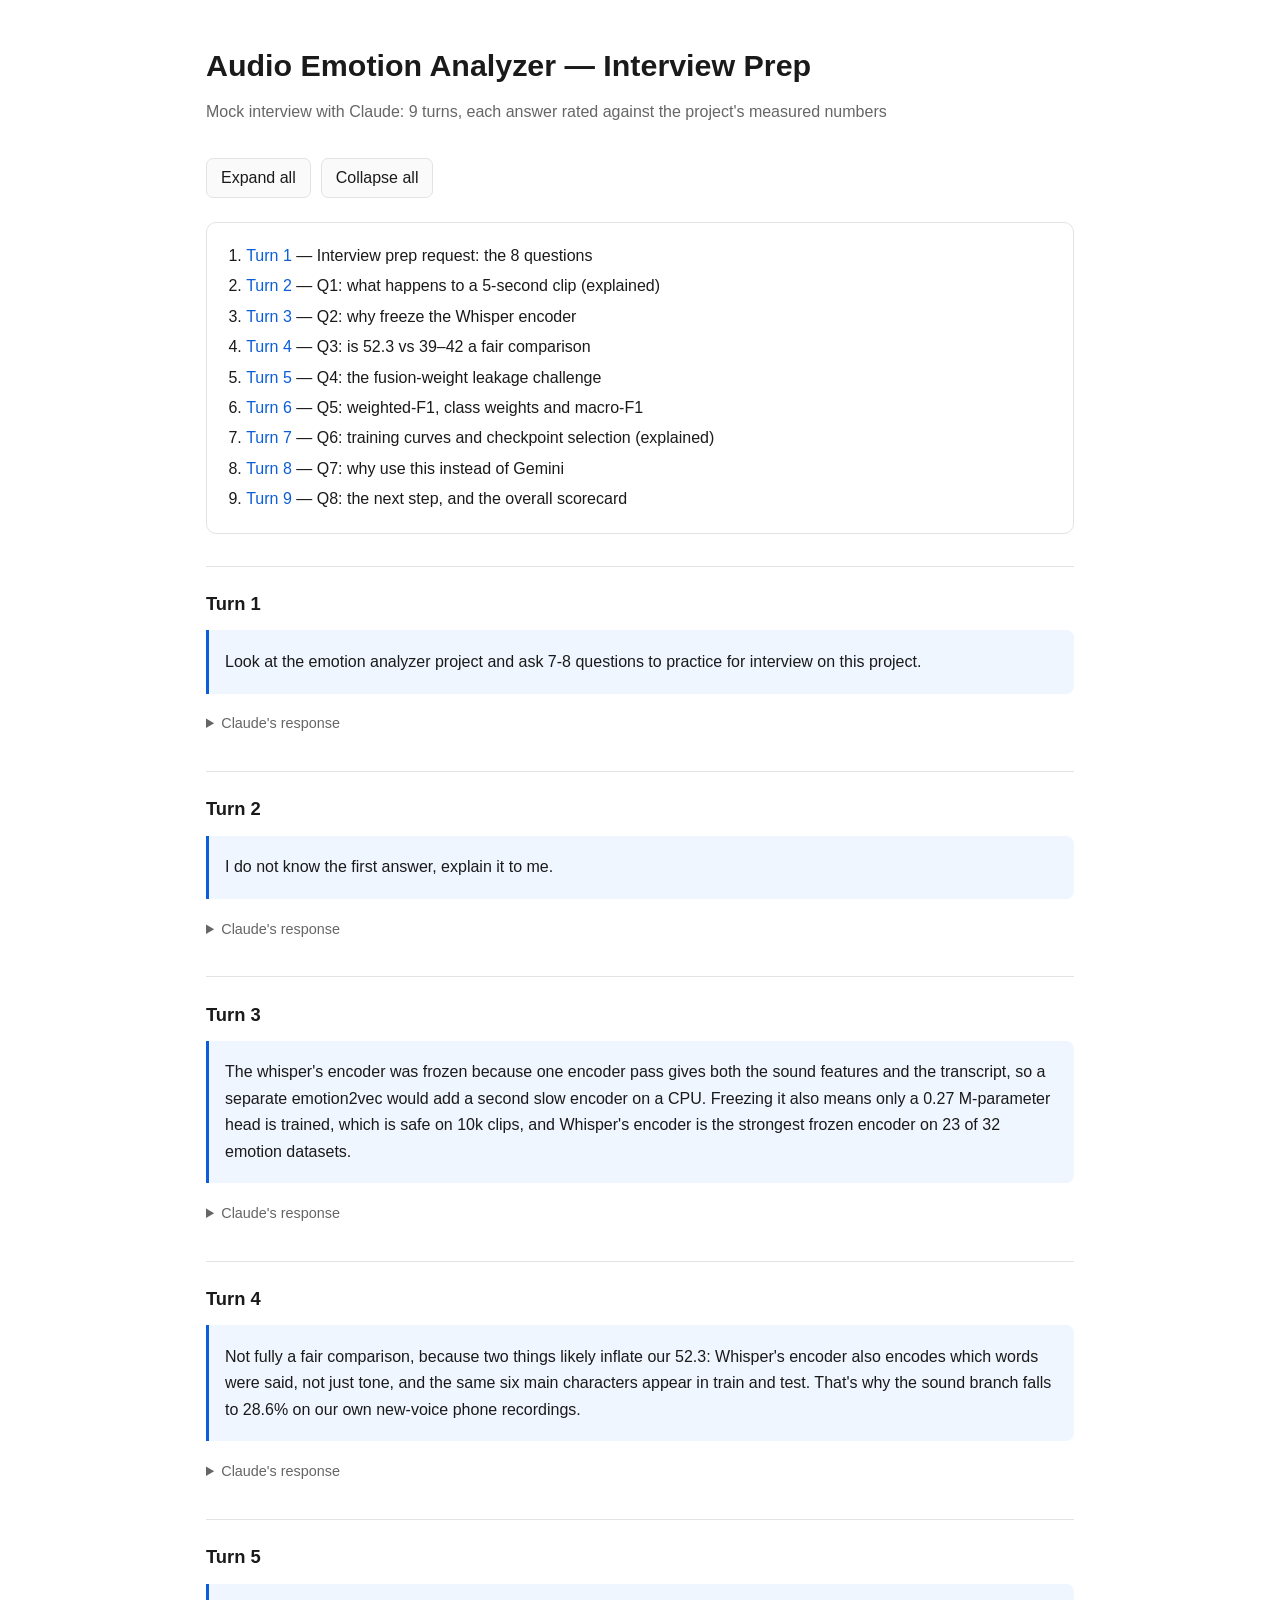
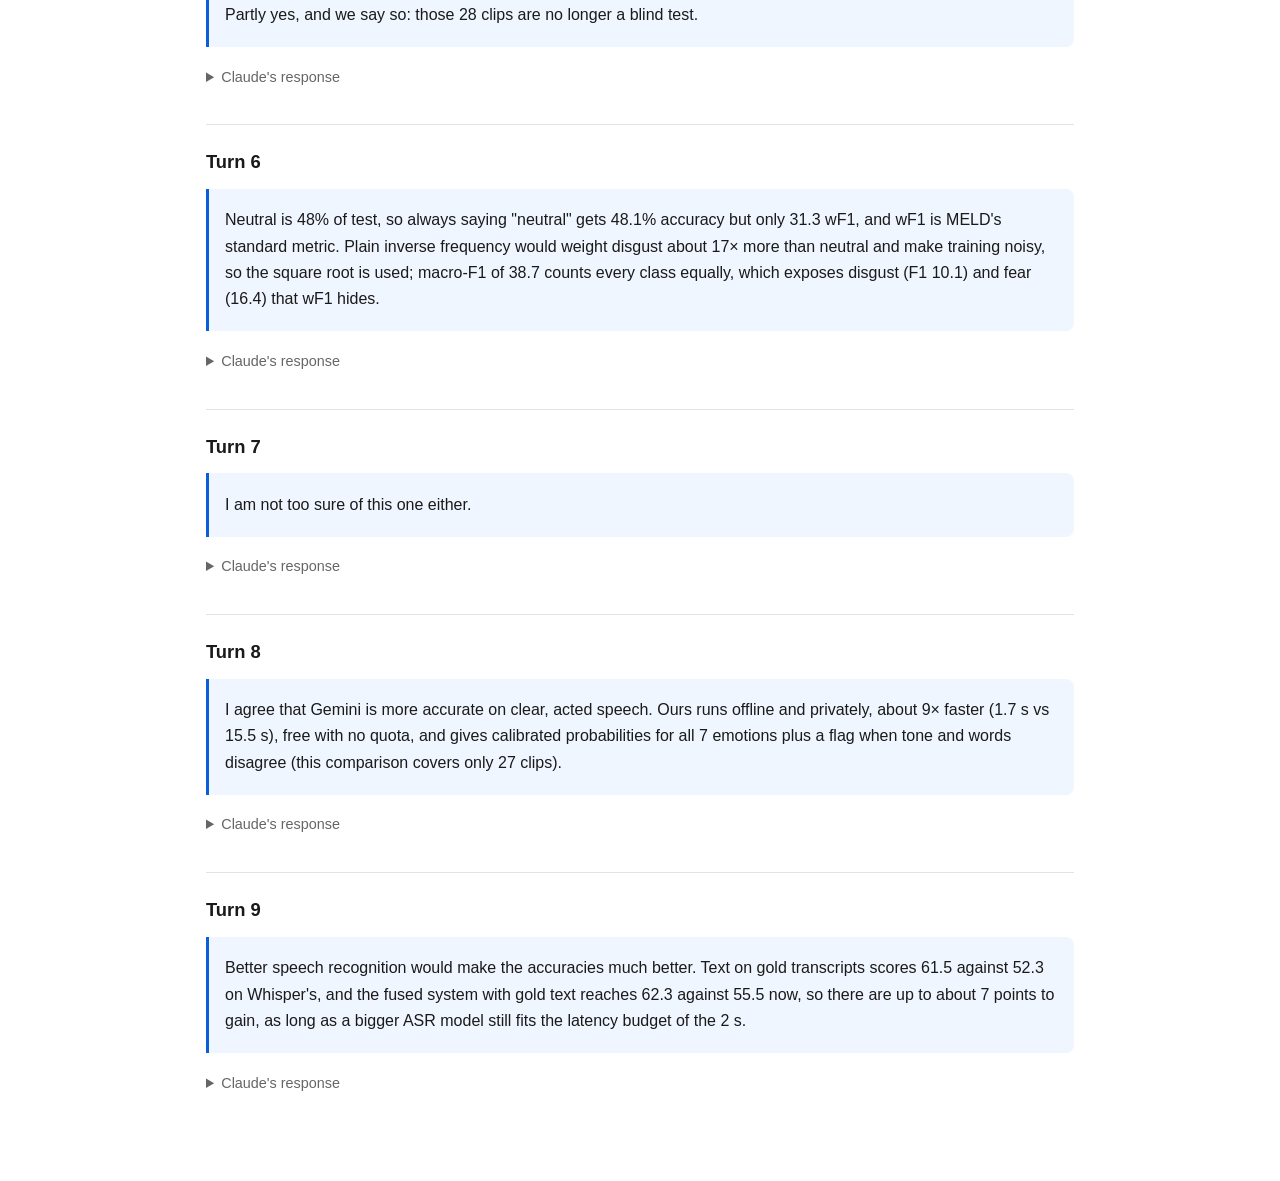
<file: transcripts/interview-transcript.html>
<!doctype html>
<html lang="en"><head><meta charset="utf-8">
<meta name="viewport" content="width=device-width,initial-scale=1">
<title>Emotion Analyzer — Interview Prep</title>
<style>
:root{--bg:#fff;--fg:#1a1a1a;--mut:#666;--line:#e3e3e3;--acc:#0b5ed7;--code:#f6f8fa}
*{box-sizing:border-box}
body{margin:0;background:var(--bg);color:var(--fg);font:16px/1.65 -apple-system,Segoe UI,Roboto,sans-serif}
.wrap{max-width:900px;margin:0 auto;padding:40px 16px 80px}
h1{font-size:1.9rem;margin:0 0 .3em}
.sub{color:var(--mut);margin:0 0 2em}
.toc{border:1px solid var(--line);border-radius:10px;padding:16px 20px;margin-bottom:2em}
.toc ol{margin:0;padding-left:1.2em}
.toc li{margin:.25em 0}
.toc a{color:var(--acc);text-decoration:none}
.toc a:hover{text-decoration:underline}
.btns{margin:0 0 1.5em;display:flex;gap:10px}
button{font:inherit;padding:6px 14px;border:1px solid var(--line);background:#fafafa;color:var(--fg);border-radius:7px;cursor:pointer}
button:hover{background:#f0f0f0}
.turn{border-top:1px solid var(--line);padding-top:1.4em;margin-top:1.8em}
h2.tn{font-size:1.15rem;margin:0 0 .6em}
.me{background:#f0f6ff;border-left:3px solid var(--acc);padding:12px 16px;border-radius:0 8px 8px 0}
.me p{margin:.4em 0}
details{margin-top:.8em}
summary{cursor:pointer;color:var(--mut);font-size:.9rem;padding:6px 0}
.resp{border-left:2px solid var(--line);padding-left:16px;margin-top:.6em}
.say p{margin:.5em 0}
.say h2{font-size:1.1rem;margin:1.2em 0 .4em}
.say h3{font-size:1rem;margin:1.1em 0 .3em}
.say hr{border:none;border-top:1px dashed var(--line);margin:1.4em 0}
.say blockquote{margin:.8em 0;padding:.2em 14px;border-left:3px solid var(--line);color:var(--fg)}
.say a{color:var(--acc)}
.tool{color:var(--mut);font-size:.85rem;font-family:ui-monospace,Consolas,monospace;margin:.35em 0}
pre{background:var(--code);border-radius:8px;padding:12px 14px;overflow-x:auto;font-size:.84rem}
code{font-family:ui-monospace,Consolas,monospace}
:not(pre)>code{background:var(--code);padding:1px 5px;border-radius:4px;font-size:.9em}
table{border-collapse:collapse;margin:.6em 0;display:block;overflow-x:auto}
td,th{border:1px solid var(--line);padding:4px 10px;text-align:left}
@media(prefers-color-scheme:dark){
:root{--bg:#16181c;--fg:#e6e6e6;--mut:#9aa0a6;--line:#2c3036;--acc:#6aa9ff;--code:#1d2026}
.me{background:#1b2430}
button{background:#22262c;color:#e6e6e6}
button:hover{background:#2a2f36}}
</style></head><body><div class="wrap">
<h1>Audio Emotion Analyzer — Interview Prep</h1>
<p class="sub">Mock interview with Claude: 9 turns, each answer rated against the project's measured numbers</p>
<div class="btns"><button onclick="document.querySelectorAll('details').forEach(function(d){d.open=true})">Expand all</button><button onclick="document.querySelectorAll('details').forEach(function(d){d.open=false})">Collapse all</button></div>
<nav class="toc"><ol><li><a href="#t1">Turn 1</a> — Interview prep request: the 8 questions</li><li><a href="#t2">Turn 2</a> — Q1: what happens to a 5-second clip (explained)</li><li><a href="#t3">Turn 3</a> — Q2: why freeze the Whisper encoder</li><li><a href="#t4">Turn 4</a> — Q3: is 52.3 vs 39–42 a fair comparison</li><li><a href="#t5">Turn 5</a> — Q4: the fusion-weight leakage challenge</li><li><a href="#t6">Turn 6</a> — Q5: weighted-F1, class weights and macro-F1</li><li><a href="#t7">Turn 7</a> — Q6: training curves and checkpoint selection (explained)</li><li><a href="#t8">Turn 8</a> — Q7: why use this instead of Gemini</li><li><a href="#t9">Turn 9</a> — Q8: the next step, and the overall scorecard</li></ol></nav>
<section class="turn" id="t1"><h2 class="tn">Turn 1</h2><div class="me"><p>Look at the emotion analyzer project and ask 7-8 questions to practice for interview on this project.</p></div><details><summary>Claude's response</summary><div class="resp"><div class="tool">▸ Bash: List project folders and read emotion memory</div><div class="tool">▸ Bash: List emotion analyzer folder and doc sizes</div><div class="tool">▸ Read: emotion-analyzer/REPORT.md</div><div class="tool">▸ Bash: List existing viva question headings</div><div class="say"><p>Here are 8 questions, ordered from warm-up to hard follow-ups:</p>
<ol>
<li>
<p><strong>Walk-through.</strong> A user uploads a 5-second clip. Take me from upload to the final answer on screen. Where do the 1.65 seconds go?</p>
</li>
<li>
<p><strong>Design choice.</strong> Why did you freeze Whisper's encoder and reuse it for the sound branch, instead of fine-tuning a dedicated speech-emotion model such as wav2vec2 or emotion2vec?</p>
</li>
<li>
<p><strong>Fair comparison?</strong> Your sound-only model scores 52.3 wF1, while the MELD paper's audio models score 39–42. Is that a fair comparison? What two things might be inflating your number?</p>
</li>
<li>
<p><strong>Leakage challenge.</strong> You changed the fusion weight from 0.75 to 0.50 after seeing results on your own recordings. Isn't that tuning on the test set? Defend the decision.</p>
</li>
<li>
<p><strong>Metrics and imbalance.</strong> Why is weighted-F1 your headline metric and not accuracy? Why use square-root inverse-frequency class weights instead of plain inverse frequency? What does macro-F1 of 38.7 tell me that wF1 of 55.7 hides?</p>
</li>
<li>
<p><strong>Training curves.</strong> The text model's best dev epoch was epoch 1, and the sound head's was epoch 4. What does that tell you? Why did you select the text model on Whisper transcripts and not on gold transcripts?</p>
</li>
<li>
<p><strong>The ChatGPT question.</strong> Gemini got 85% on your clips and your system got 56%. Why would anyone use yours?</p>
</li>
<li>
<p><strong>Next step.</strong> With two more weeks, what single change would improve the deployed system most? Which number in your results supports that choice?</p>
</li>
</ol>
<p>Answer one at a time or all together, and I'll check each answer against REPORT.md and point out anything you missed.</p></div></div></details></section><section class="turn" id="t2"><h2 class="tn">Turn 2</h2><div class="me"><p>I do not know the first answer, explain it to me.</p></div><details><summary>Claude's response</summary><div class="resp"><div class="say"><h2>What happens to a 5-second clip</h2>
<p><strong>Step 1. Decode the audio: about 121 ms, VAD included.</strong>
- Whatever format the user uploads (M4A, MP3, WebM and so on) is converted to 16 kHz mono float32 with <code>faster_whisper.decode_audio</code>.
- Silero VAD (voice activity detection) then checks for speech. A clip of 10 s or less stays as one segment. Longer clips are cut into 1–10 s pieces.</p>
<p><strong>Step 2. Make the log-mel spectrogram (counted inside the encoder time).</strong>
- The audio becomes a log-mel spectrogram at 100 frames per second. This is the image of the sound that Whisper reads.
- It is padded to Whisper's <strong>30-second window</strong>, even though the clip is only 5 s.</p>
<p><strong>Step 3. Run the Whisper encoder once: 1,225 ms, 74% of the total.</strong>
- The frozen <code>small.en</code> encoder, run in int8 on the CPU, outputs one 768-number vector per 20 ms.
- This single pass feeds <strong>both</strong> branches. That is the key design point: one encoder, two uses.
- It is slow because it processes the full 30 s of padded input. A 10 s window would be faster, but it raised WER by 5.85 points, so 30 s was kept by a pre-set rule.</p>
<p><strong>Step 4a. Sound branch: 2 ms.</strong>
- Only the valid frames are kept: 5 s ÷ 0.02 s = 250 frames, so padding is dropped.
- The small attention-pooling head (0.27 M parameters) learns which frames matter, such as a shout or a laugh, and outputs 7 probabilities: <strong>p_sound</strong>.</p>
<p><strong>Step 4b. Text branch: 273 ms decoder + 33 ms RoBERTa.</strong>
- Whisper's decoder turns the same encoder output into a transcript, using greedy decoding.
- RoBERTa-base (fp32) reads the transcript and outputs 7 probabilities: <strong>p_text</strong>.</p>
<p><strong>Step 5. Calibrate and fuse: about 0 ms.</strong>
- Each branch is temperature-scaled so its confidences are honest: T_sound = 0.814, T_text = 1.009.
- The two are combined in log space with w = 0.5, a weighted geometric mean, which gives the final 7 probabilities.
- <strong>Disagreement flag:</strong> raised if the two branches pick different labels and both are at least 40% confident.
- If the transcript is empty, the text branch becomes uniform and the sound branch decides.</p>
<p><strong>Step 6. Show the result.</strong>
- The page shows the label with all 7 probabilities, a "How it sounds" card, a "What was said" card with the transcript, and the flag if raised.
- The audio is never stored.</p>
<p><strong>Total: 1,649 ms median, 1.40 GB peak memory.</strong> This meets the 2.0 s target but misses the 1.2 s stretch goal.</p>
<h2>How to say it in 30 seconds</h2>
<blockquote>
<p>"The audio is decoded to 16 kHz and turned into a log-mel spectrogram. One pass of a frozen Whisper encoder serves two branches. A small attention head reads the encoder frames for <em>how it sounds</em>. Whisper's decoder makes a transcript that RoBERTa reads for <em>what was said</em>. Both outputs are temperature-calibrated and fused in log space, and a flag goes up if they confidently disagree. It takes 1.65 s on a laptop CPU. Three quarters of that is the Whisper encoder, because it pads every clip to 30 seconds. The trained heads take only 35 ms together."</p>
</blockquote>
<p><strong>Likely follow-up:</strong> "How would you make it faster?" Two options. Use a shorter window for short clips, but only with a better ASR model, since the 10 s window cost 5.85 WER points. Or use distil-Whisper. Speeding up the heads would not help, because they take only 35 ms.</p>
<p>Want to try answering Q2?</p></div></div></details></section><section class="turn" id="t3"><h2 class="tn">Turn 3</h2><div class="me"><p>The whisper&#x27;s encoder was frozen because one encoder pass gives both the sound features and the transcript, so a separate emotion2vec would add a second slow encoder on a CPU. Freezing it also means only a 0.27 M-parameter head is trained, which is safe on 10k clips, and Whisper&#x27;s encoder is the strongest frozen encoder on 23 of 32 emotion datasets.</p></div><details><summary>Claude's response</summary><div class="resp"><div class="tool">▸ Grep: emotion2vec|wav2vec</div><div class="tool">▸ Read: emotion-analyzer/VIVA_QUESTIONS.md</div><div class="say"><p><strong>Mostly correct. I'd give it about 7/10.</strong> All three of your points are right. The answer is missing two things that make it complete.</p>
<p><strong>What you got right</strong>
- One encoder pass gives both the sound features and the transcript, so there is no second slow encoder on the CPU. This is the strongest point, so it was good to lead with it.
- Only a 0.27 M-parameter head is trained, which is safe on 10k clips.
- Whisper's encoder was the best frozen encoder on 23 of 32 emotion datasets. Name the source: the <strong>EmoBox benchmark</strong>.</p>
<p><strong>What you missed</strong>
1. <strong>The examiner named emotion2vec, so answer that directly.</strong> The <code>emotion2vec_plus</code> checkpoints were trained on data that includes MELD, and the spec bans any checkpoint already trained on MELD. It would have seen the test set's labels, so the score would be leaked. This is the sharpest reason, and it targets exactly what they asked.
2. <strong>Training cost.</strong> Because the encoder is frozen, its features were computed once and cached as fp16 files on Kaggle. Each of the 9 sound runs then took only minutes on a T4, and the whole pipeline took 1.87 h within the free GPU budget.
3. <strong>Contrast the size.</strong> Say what the other option would have meant. Fine-tuning the encoder means updating about 88 M parameters on 10k clips, which would overfit. That makes your "0.27 M is safe" point much stronger.</p>
<p><strong>Add this if you have time: what freezing cost you.</strong> On your own phone recordings, the sound branch scored only 28.6%. A frozen encoder plus a small head did not adapt to phone-microphone conditions. The next step would be LoRA on the top encoder layers, plus recording-condition augmentation. Raising this yourself shows you know the trade-off before they push you on it.</p>
<p><strong>A tighter version to say aloud</strong></p>
<blockquote>
<p>"Three reasons. First, deployment: one Whisper encoder pass gives both the sound features and the transcript, so there's no second encoder on the CPU. Second, data and compute: the features are cached once, and I train only a 0.27 M-parameter head instead of 88 M encoder parameters, which would overfit 10k clips. Third, quality: in the EmoBox benchmark, Whisper's encoder was the best frozen encoder on 23 of 32 datasets. On emotion2vec specifically: the emotion2vec+ checkpoints were trained on data that includes MELD, so using them would leak the test set. The cost is that the frozen head doesn't adapt to phone audio, and LoRA on the top layers is the next step."</p>
</blockquote>
<p>Ready for Q3?</p></div></div></details></section><section class="turn" id="t4"><h2 class="tn">Turn 4</h2><div class="me"><p>Not fully a fair comparison, because two things likely inflate our 52.3: Whisper&#x27;s encoder also encodes which words were said, not just tone, and the same six main characters appear in train and test. That&#x27;s why the sound branch falls to 28.6% on our own new-voice phone recordings.</p></div><details><summary>Claude's response</summary><div class="resp"><div class="say"><p><strong>Half right. About 6/10.</strong> You named both inflating factors correctly. The last sentence is the problem, because your own data contradicts it.</p>
<p><strong>What you got right</strong>
- Whisper's encoder also captures <em>which words</em> were said, so the sound branch is not purely about tone.
- The same six main characters appear in train and test.</p>
<p><strong>The mistake: don't blame the 28.6% on speaker overlap</strong>
- REPORT.md §11.5 checked this on MELD dev. The sound branch scored <strong>62.2 wF1 on speakers never heard in training</strong>, against 51.7 on the main six. It did <em>not</em> get worse on new voices.
- So the likely cause of the 28.6% is <strong>recording conditions</strong>: a phone microphone, acted delivery, and no TV audio mix. Speaker identity is the less likely cause.
- An examiner who has read your report will catch that contradiction.
- One honest caveat: the unseen-speaker group is only 36 clips, so 62.2 is a noisy number.</p>
<p><strong>The point that makes the answer strong: one inflator applies to both sides</strong>
- Speaker overlap comes from MELD's <strong>official splits</strong>. The MELD paper's models used the same splits, so they had the same advantage. Overlap makes <em>everyone's</em> MELD numbers look better than real-world performance, but it does not make your comparison unfair.
- The inflator that is specific to your system is the <strong>word content in Whisper features</strong>. openSMILE features don't carry it.
- <strong>One factor works against you:</strong> DialogueRNN (41.8) uses conversation context and your head does not. Even with that handicap you are about 10 points ahead.</p>
<p><strong>A tighter version to say aloud</strong></p>
<blockquote>
<p>"It's the same test set, the same 7 classes and the same metric, so the comparison is meaningful, with one caveat. Whisper's encoder also captures which words were said, so my 'sound' branch isn't purely tone. That inflates it compared with openSMILE features. Speaker overlap inflates MELD scores in general, but the published models used the same official splits, so it affects both sides equally. Against me, DialogueRNN uses conversation context and my head doesn't. Separately, the sound branch drops to 28.6% on my own phone recordings. On MELD, unseen speakers scored 62.2, so that drop is more likely the recording conditions than the speaker."</p>
</blockquote>
<p>Ready for Q4? It's the hardest one: the fusion-weight leakage challenge.</p></div></div></details></section><section class="turn" id="t5"><h2 class="tn">Turn 5</h2><div class="me"><p>Partly yes, and we say so: those 28 clips are no longer a blind test.</p></div><details><summary>Claude's response</summary><div class="resp"><div class="say"><p><strong>Honest, but incomplete. About 3/10.</strong> You conceded the point and stopped there, but the question asks you to defend the decision. Admitting the clips are no longer blind is the right <em>ending</em>, not the whole answer.</p>
<p><strong>What a full defence covers</strong></p>
<ol>
<li><strong>What the 28 clips actually did.</strong> They exposed a problem: fused 35.7% against text-only 60.7%. They were <em>not</em> used to fit the new weight.</li>
<li><strong>What the weight was fitted on.</strong> The <strong>155 MELD dev clips from speakers outside the main six</strong>, MELD's closest stand-in for new voices. The old weight of 0.75 came from all of dev, which is 86% main cast, so it trusted the sound branch too much for unfamiliar voices.</li>
<li><strong>The MELD test set was never touched.</strong> Test wF1 moving from 54.5 to 55.7 was a <em>consequence</em> of the refit, not the target.</li>
<li><strong>The choice was made by rule.</strong> A grid of 0.00–1.00 in steps of 0.05, scored by wF1, with ties going to the smaller w.</li>
<li><strong>Stability was checked.</strong> Under resampling the weight stayed between 0.50 and 0.70. The 36 never-heard speakers alone gave 0.80, but that swung from 0.30 to 0.80, so it was rejected as too noisy.</li>
<li><strong>Strongest point: 0.50 is not the best weight for your own clips.</strong> Text-only scored <strong>60.7%</strong> on them, and the deployed w = 0.50 scored <strong>57.1%</strong>. If you had tuned on your clips, you would have chosen text-only. This is the clearest evidence the weight wasn't fitted to them.</li>
<li><strong>One parameter can't overfit much.</strong> Fusion has one weight plus two temperatures.</li>
<li><strong>Then the concession</strong>, which you already had: the 28 clips are labelled non-blind wherever they appear, and the fix is a fresh blind set from new speakers.</li>
</ol>
<p><strong>A tighter version to say aloud</strong></p>
<blockquote>
<p>"The own clips exposed a problem, but the new weight wasn't fitted on them. The old weight of 0.75 came from a dev set that's 86% main cast, so it over-trusted sound for new voices. I refit by a fixed grid rule on the 155 dev clips from speakers outside the main six. The weight was stable at 0.5 to 0.7 under resampling, and the MELD test set was never used. If I'd tuned on my own clips I'd have picked text-only, which scored 60.7% there versus 57.1% for the deployed weight. Still, those clips are no longer blind, and I say so everywhere they appear. The proper fix is a fresh blind recording set."</p>
</blockquote>
<p><strong>Pattern to watch:</strong> in Q3 and Q4 you went straight to the weakness. Admitting limits is good, but open with what you did right, back it with a number, and finish with the limitation.</p>
<p>Ready for Q5 on metrics and class imbalance?</p></div></div></details></section><section class="turn" id="t6"><h2 class="tn">Turn 6</h2><div class="me"><p>Neutral is 48% of test, so always saying &quot;neutral&quot; gets 48.1% accuracy but only 31.3 wF1, and wF1 is MELD&#x27;s standard metric. Plain inverse frequency would weight disgust about 17× more than neutral and make training noisy, so the square root is used; macro-F1 of 38.7 counts every class equally, which exposes disgust (F1 10.1) and fear (16.4) that wF1 hides.</p></div><details><summary>Claude's response</summary><div class="resp"><div class="say"><p><strong>Strong. About 8.5/10, your best answer so far.</strong> Every number is correct, and you answered all three parts of the question. Here is what would take it higher.</p>
<p><strong>Small additions</strong>
1. <strong>Give the number for the square root.</strong> Square-root weighting brings the disgust-to-neutral ratio down from about 17× to about 4× (weights 1.65 vs 0.40). Then name the cost of the full 17×: it would wreck <strong>neutral precision</strong>. Neutral is the class that carries 48% of the wF1 weight, so hurting it hurts the headline number most.
2. <strong>Say <em>why</em> wF1 hides the rare classes.</strong> wF1 weights each class by its test count. Disgust and fear together are under 5% of the test set, so even near-zero F1 on them barely moves wF1. Macro-F1 gives each class 1/7 of the weight.
3. <strong>Explain why disgust and fear are low, before they ask.</strong>
   - They have the fewest training clips (271 and 268).
   - They sound close to anger.
   - The text model predicted "disgust" only <strong>twice</strong> in 2,610 clips. Both were right, so it has 100% precision but 2.9% recall.
   - More generally, neutral absorbs 31–48% of every emotion's clips.
4. <strong>Why wF1 is the standard:</strong> the MELD paper, EmoBERTa and COSMIC all report it, so it is the only metric that lets you compare against them.</p>
<p><strong>Likely follow-up: "Why not focal loss?"</strong>
- It wasn't used. The recipe was fixed in the spec before training, with no hyperparameter search.
- The gain would be uncertain against seed noise of about ±0.5 wF1.
- The bigger limit on rare classes is too little data, not the loss function.</p>
<p><strong>A tighter version to say aloud</strong></p>
<blockquote>
<p>"MELD is 48% neutral, so always answering neutral gets 48.1% accuracy but only 31.3 wF1. Accuracy flatters the majority class, and wF1 is what every MELD paper reports, so I can compare against them. For the loss I used square-root inverse-frequency weights. Full inverse frequency would weight disgust about 17 times more than neutral, which makes training noisy and destroys neutral precision. The square root brings that down to about 4 times. wF1 weights classes by their size, so disgust and fear, under 5% of the test set, barely move it. Macro-F1 of 38.7 counts every class equally and shows they are weak: F1 of 10 and 16. Both are rare, both sound like anger, and neutral absorbs a lot of everything."</p>
</blockquote>
<p>Ready for Q6, on the training curves?</p></div></div></details></section><section class="turn" id="t7"><h2 class="tn">Turn 7</h2><div class="me"><p>I am not too sure of this one either.</p></div><details><summary>Claude's response</summary><div class="resp"><div class="say"><h2>What the training curves show</h2>
<p><strong>Sound head (deployed seed 1)</strong></p>
<table>
<thead>
<tr>
<th>Epoch</th>
<th>1</th>
<th>2</th>
<th>3</th>
<th><strong>4</strong></th>
<th>5</th>
<th>6</th>
<th>7</th>
<th>8</th>
<th>9</th>
<th>10</th>
</tr>
</thead>
<tbody>
<tr>
<td>Train loss</td>
<td>1.74</td>
<td>1.55</td>
<td>1.45</td>
<td><strong>1.37</strong></td>
<td>1.26</td>
<td>1.15</td>
<td>1.04</td>
<td>0.94</td>
<td>0.86</td>
<td>0.78</td>
</tr>
<tr>
<td>Dev wF1</td>
<td>48.6</td>
<td>52.0</td>
<td>52.9</td>
<td><strong>53.1</strong></td>
<td>50.1</td>
<td>50.5</td>
<td>47.0</td>
<td>50.7</td>
<td>47.8</td>
<td>49.6</td>
</tr>
</tbody>
</table>
<p><strong>Text model (deployed seed 0)</strong></p>
<table>
<thead>
<tr>
<th>Epoch</th>
<th><strong>1</strong></th>
<th>2</th>
<th>3</th>
<th>4</th>
<th>5</th>
<th>6</th>
</tr>
</thead>
<tbody>
<tr>
<td>Train loss</td>
<td><strong>1.64</strong></td>
<td>1.31</td>
<td>1.04</td>
<td>0.80</td>
<td>0.64</td>
<td>0.54</td>
</tr>
<tr>
<td>Dev wF1</td>
<td><strong>50.3</strong></td>
<td>49.5</td>
<td>49.3</td>
<td>48.6</td>
<td>49.0</td>
<td>48.4</td>
</tr>
</tbody>
</table>
<p>In both models the training loss keeps falling, but the dev score peaks early and then drops. <strong>That is overfitting.</strong> After the peak, the model is memorising the training set instead of learning patterns that carry over to new clips.</p>
<h2>What it tells you</h2>
<ol>
<li><strong>Both models run out of useful data quickly.</strong> 10k clips is small, so training longer doesn't help.</li>
<li><strong>The text model overfits faster, for two reasons.</strong>
   - All 125 M of RoBERTa's parameters are being fine-tuned. It already understands language, so it learns the task almost immediately and then starts memorising. The sound head has only 0.27 M parameters on frozen features, so it takes longer to memorise.
   - The text training set holds both the gold and the Whisper version of the same utterances. So one epoch already shows most utterances twice.</li>
<li><strong>Picking the best checkpoint mattered.</strong> It saved about 3.5 points on sound (53.1 vs 49.6 at the last epoch) and about 2 on text (50.3 vs 48.4).
   - Sound used early stopping with patience 6. It stopped at epoch 10 and restored the epoch-4 weights.
   - Text ran all 6 epochs and kept the best one, which was epoch 1.</li>
<li><strong>The learning-rate schedules hardly mattered.</strong>
   - The sound head stopped so early that cosine decay had barely started: the learning rate was still about 0.87e-3.
   - The text model's best checkpoint came at step 525, just after the 315-step warm-up ended.</li>
</ol>
<h2>Why select the text model on Whisper transcripts, not gold</h2>
<ul>
<li><strong>Select on the condition you deploy in.</strong> In the app, the text model never sees clean subtitles. It reads Whisper's transcripts, which have 26% WER on dev and 33% on test.</li>
<li>Gold dev text would reward a model that is good at clean, subtitle-style sentences. That isn't the input it will get, and it could pick a different epoch.</li>
<li>Noisy dev text also shows overfitting to clean training text earlier.</li>
</ul>
<h2>Likely follow-ups</h2>
<ul>
<li><strong>"Why train for 6 epochs if epoch 1 is best?"</strong> The recipe was fixed in the spec before training, using standard fine-tuning settings, and saving the best checkpoint protected against it. With hindsight, 2–3 epochs would have been enough and cheaper.</li>
<li><strong>"Why no validation loss?"</strong> Selection used dev wF1 directly, because that is the reported metric. Weighted loss and wF1 can disagree, so choosing on loss could pick a worse model by the metric that matters.</li>
</ul>
<h2>A tighter version to say aloud</h2>
<blockquote>
<p>"Both models overfit early. Training loss keeps falling while dev wF1 peaks and then drops: epoch 4 for the sound head, epoch 1 for the text model. Text overfits faster because all of RoBERTa's 125 M parameters are fine-tuned. It already understands language, so it learns the task in one epoch and then memorises. The sound head is only 0.27 M parameters on frozen features. Keeping the best checkpoint saved 2 to 3.5 points. I selected the text model on Whisper transcripts because that is what it reads in deployment. Choosing on clean gold text would optimise for an input it never sees."</p>
</blockquote>
<p>Ready for Q7, the ChatGPT question?</p></div></div></details></section><section class="turn" id="t8"><h2 class="tn">Turn 8</h2><div class="me"><p>I agree that Gemini is more accurate on clear, acted speech. Ours runs offline and privately, about 9× faster (1.7 s vs 15.5 s), free with no quota, and gives calibrated probabilities for all 7 emotions plus a flag when tone and words disagree (this comparison covers only 27 clips).</p></div><details><summary>Claude's response</summary><div class="resp"><div class="say"><p><strong>Good. About 8/10.</strong> The structure is right: concede, then list what your system does that the chatbot doesn't, then state the limit. The gap is that half your advantages are <em>claims</em>. Your professor's test is "what can it do that ChatGPT can't", so each point should come with a measured number.</p>
<p><strong>Add the numbers</strong>
1. <strong>Name the gap.</strong> Say "85.2% against 55.6% on 27 clips", not just "more accurate". Saying the exact number yourself shows confidence.
2. <strong>Calibrated probabilities:</strong> ECE 5.4 on the MELD test set. When the system says 70%, it is right about 70% of the time. The chatbot gives one word and no confidence.
3. <strong>The flag works, and here is the proof:</strong> it fires on 13.5% of test clips. On those clips accuracy drops to 46%, against 60% on the rest. So it really marks the uncertain cases, and fusion still beats either branch on them.
4. <strong>Quota:</strong> the free tier ran out after 20 clips a day. That is why there are 27 clips, not 28.</p>
<p><strong>Two points you left out</strong>
- <strong>Repeatable:</strong> the same clip always gets the same answer. That matters if results are logged or compared over time.
- <strong>Timeline:</strong> a long recording is split into segments, each with its own emotion reading. A chatbot gives one label for the whole file.</p>
<p><strong>Finish with who would use it.</strong> Use cases where:
- audio can't leave the device;
- clips arrive in bulk, so speed and no quota matter;
- you need probabilities or a timeline, not a single word.</p>
<p>Don't claim clinical use. Your own report says it is not a clinical tool.</p>
<p><strong>A tighter version to say aloud</strong></p>
<blockquote>
<p>"On my 27 acted clips Gemini was clearly more accurate: 85% against 56%. I report that openly. But it does a different job. Mine runs offline in 1.7 seconds against 15.5, so it's nine times faster, the audio never leaves the machine, and there's no quota. The free Gemini tier stopped after 20 clips. It gives calibrated probabilities for all seven emotions, with ECE 5.4, instead of one word. It shows separate tone and word readings with a disagreement flag. The flag fires on 13.5% of clips, and accuracy there is 46% versus 60% elsewhere, so it really marks the hard cases. It's also repeatable and gives a timeline for long recordings. So it suits private, high-volume or real-time use, where a chatbot can't be used."</p>
</blockquote>
<p>Last one: Q8, what you'd change with two more weeks. Want to try it?</p></div></div></details></section><section class="turn" id="t9"><h2 class="tn">Turn 9</h2><div class="me"><p>Better speech recognition would make the accuracies much better. Text on gold transcripts scores 61.5 against 52.3 on Whisper&#x27;s, and the fused system with gold text reaches 62.3 against 55.5 now, so there are up to about 7 points to gain, as long as a bigger ASR model still fits the latency budget of the 2 s.</p></div><details><summary>Claude's response</summary><div class="resp"><div class="say"><p><strong>Good. About 7.5/10.</strong> You named one lever, backed it with the right numbers (61.5 vs 52.3, and 62.3 vs 55.5), called 7 points an upper bound, and raised latency yourself. Three points would make it much stronger.</p>
<p><strong>1. The latency problem is bigger than "as long as it fits"</strong>
- The Whisper encoder already takes 1.23 s of the 1.65 s total. That leaves only about 0.35 s of headroom under the 2 s target.
- A bigger Whisper means a bigger encoder, which almost certainly breaks the budget on this CPU.
- Distil-Whisper doesn't solve it. It shrinks the <em>decoder</em>, but your bottleneck is the <em>encoder</em>.</p>
<p><strong>2. Changing the ASR model also breaks the sound branch</strong> (the sharpest point)
- The sound head was trained on <code>small.en</code>'s encoder features. A new ASR model means retraining the sound head on the new features.
- The alternative is keeping <code>small.en</code> for sound and adding a second ASR model. That doubles the cost and gives up the one-pass design.</p>
<p><strong>3. The 7 points is a ceiling you can't fully reach</strong>
- Of the 7,761 test errors, 4,029 are <em>insertions</em>.
- MELD's references are subtitles that drop fillers, laughter and other speakers' lines. Part of the 33% WER is a style mismatch, not real recognition errors. No ASR model will close that part.</p>
<p><strong>Mention the alternative</strong>
- On your own phone recordings the sound branch scores only 28.6%.
- <strong>Recording-condition augmentation</strong> (phone-mic simulation, room reverberation, noise) targets that directly.
- It adds <strong>zero latency</strong>, because it changes training only, and it fits in two weeks.
- So you can answer: "for MELD-like audio, ASR is the biggest lever; for real users on phones, augmentation is the fastest win."</p>
<p><strong>A tighter version to say aloud</strong></p>
<blockquote>
<p>"The biggest lever on the numbers is speech recognition. Text drops from 61.5 on gold transcripts to 52.3 on Whisper's, and fused with gold text would reach 62.3 against 55.5 today. That 7 points is a ceiling, though. Over half the WER is insertions against subtitle-style references, which no ASR model fixes. And a bigger Whisper means a bigger encoder, which is already 1.2 of my 1.65 seconds, and I'd have to retrain the sound head on its features. So with two weeks I'd do recording-condition augmentation for the sound head first. It costs no latency and targets the 28.6% on phone recordings, which is the weakness real users would hit. Then I'd test a better ASR model under the 2-second budget."</p>
</blockquote>
<hr />
<p><strong>Overall</strong></p>
<table>
<thead>
<tr>
<th>Q</th>
<th>Topic</th>
<th>Score</th>
</tr>
</thead>
<tbody>
<tr>
<td>1</td>
<td>Pipeline walk-through</td>
<td>didn't know, explained</td>
</tr>
<tr>
<td>2</td>
<td>Freezing Whisper</td>
<td>7</td>
</tr>
<tr>
<td>3</td>
<td>Fair comparison</td>
<td>6</td>
</tr>
<tr>
<td>4</td>
<td>Fusion-weight leakage</td>
<td>3</td>
</tr>
<tr>
<td>5</td>
<td>Metrics and imbalance</td>
<td>8.5</td>
</tr>
<tr>
<td>6</td>
<td>Training curves</td>
<td>didn't know, explained</td>
</tr>
<tr>
<td>7</td>
<td>vs Gemini</td>
<td>8</td>
</tr>
<tr>
<td>8</td>
<td>Next step</td>
<td>7.5</td>
</tr>
</tbody>
</table>
<p><strong>Two habits to fix</strong>
1. <strong>Lead with your strengths, then concede.</strong> In Q3 and Q4 you opened with the weakness.
2. <strong>Back every claim with a number.</strong></p>
<p>Do you want me to ask Q1, Q4 and Q6 again, reworded, to see if they've stuck?</p></div></div></details></section>
</div></body></html>
</file>
